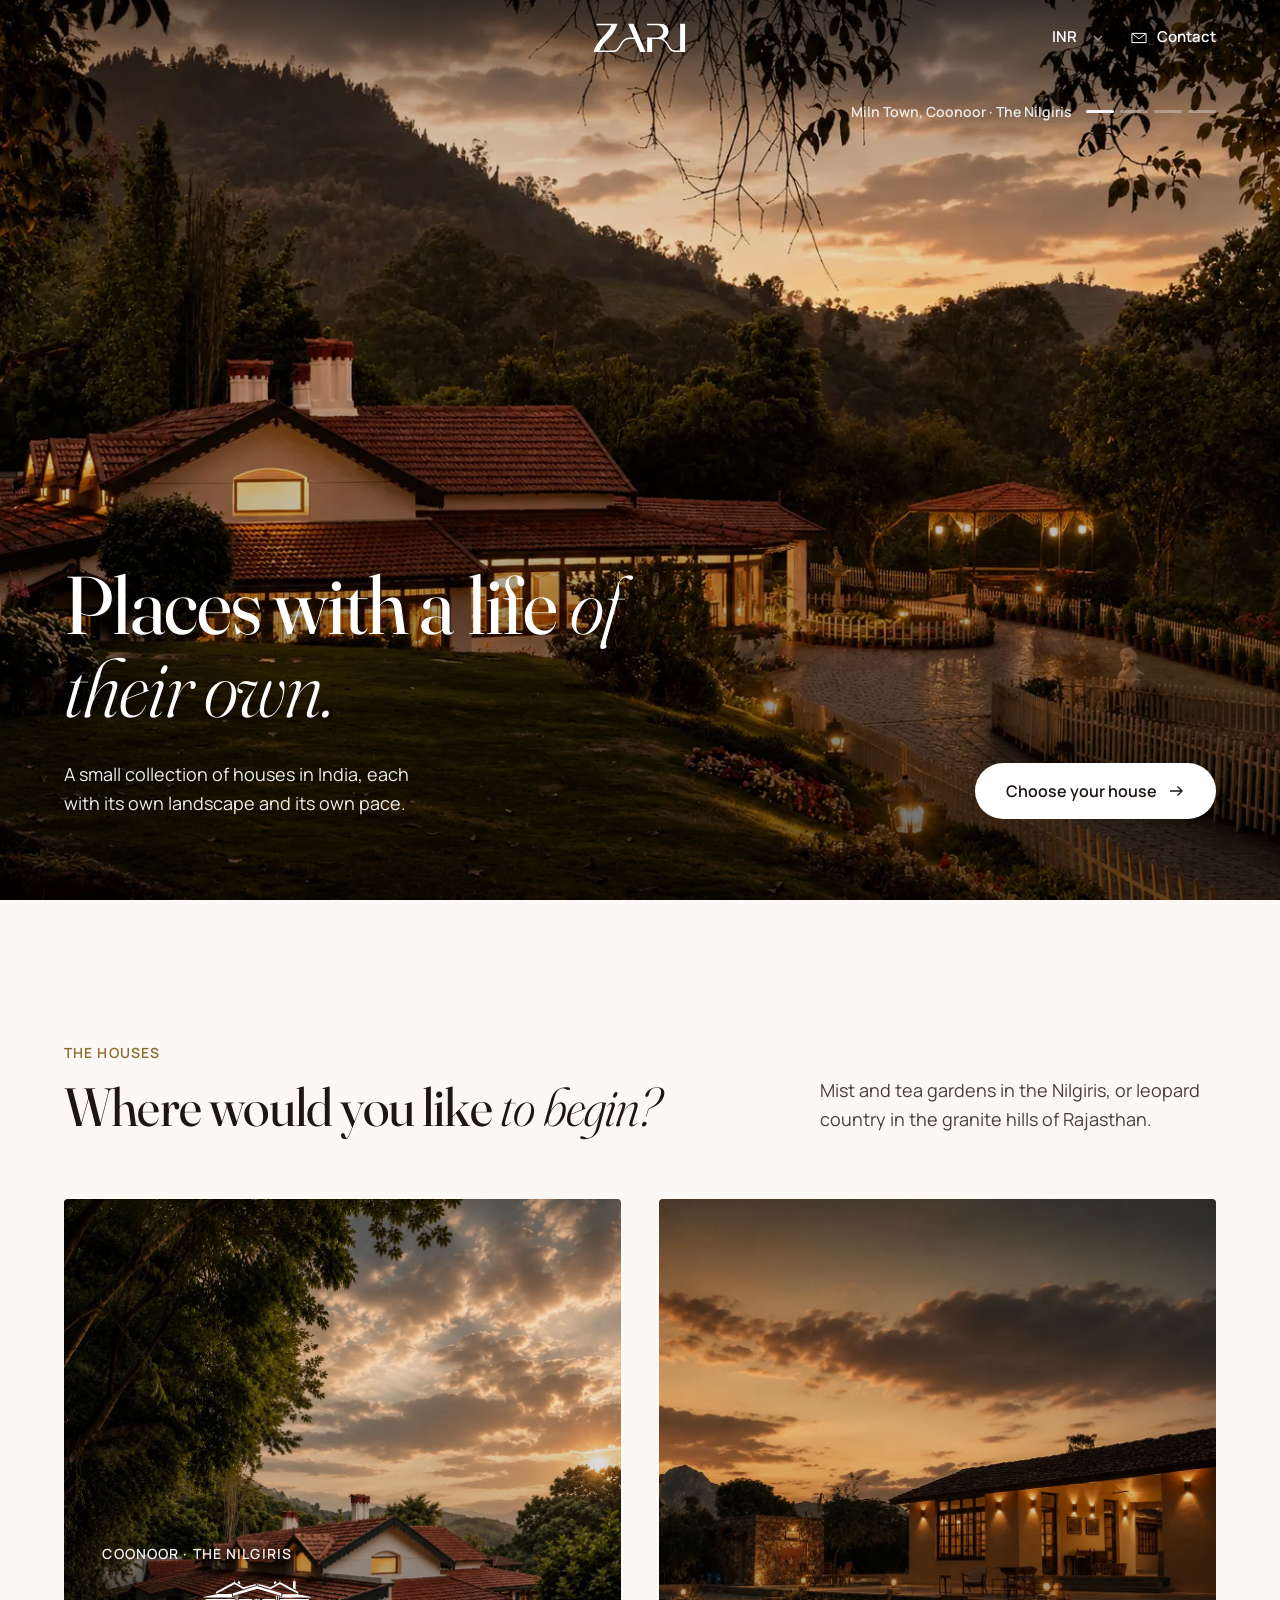
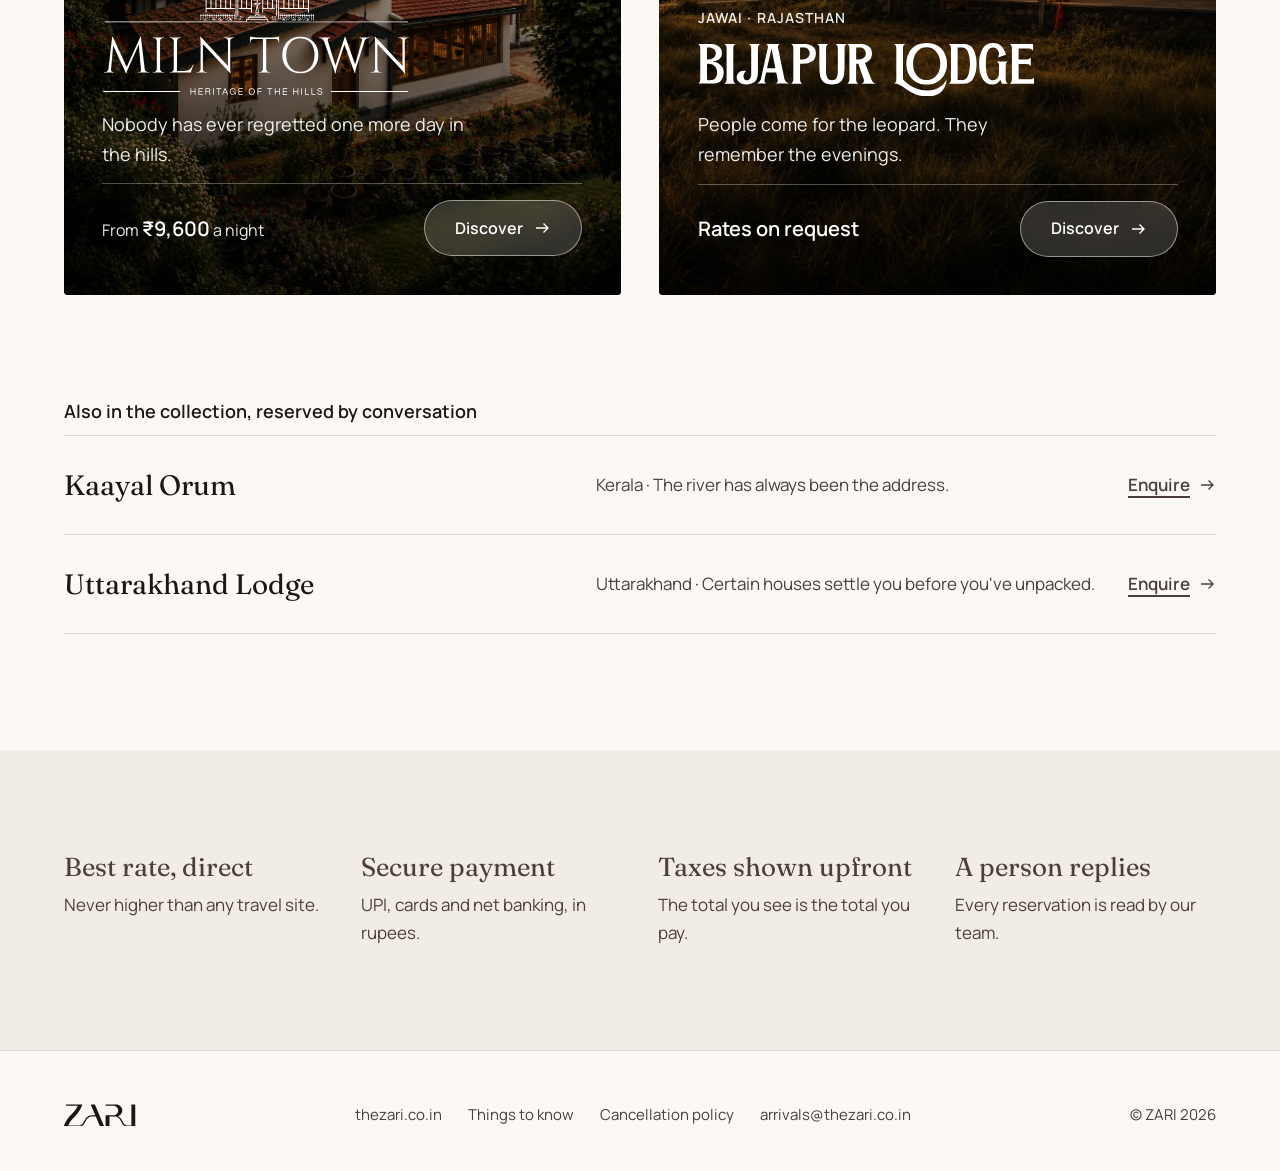
<file: index.html>
<!doctype html>
<html lang="en">
<head>
  <meta charset="utf-8">
  <meta name="viewport" content="width=device-width, initial-scale=1, viewport-fit=cover">
  <title>Reserve Your Stay · ZARI</title>
  <meta name="description" content="Reserve a stay at a ZARI house — Miln Town in the Nilgiris or Bijapur Lodge in leopard country. Best rates, booked directly.">
  <meta name="theme-color" content="#FCFAF8">
  <meta property="og:title" content="Reserve Your Stay · ZARI">
  <meta property="og:description" content="Places with a life of their own. Book directly with ZARI.">
  <meta property="og:image" content="assets/img/hero-miln-town.webp">
  <link rel="icon" href="assets/logos/zari.svg" type="image/svg+xml">

  <link rel="preconnect" href="https://fonts.googleapis.com">
  <link rel="preconnect" href="https://fonts.gstatic.com" crossorigin>
  <link href="https://fonts.googleapis.com/css2?family=Fraunces:ital,opsz,wght@0,9..144,300..500;1,9..144,300..400&family=Manrope:wght@400;500;600;700&display=swap" rel="stylesheet">
  <link rel="stylesheet" href="assets/css/zari.css">
  <link rel="preload" as="image" href="assets/img/hero-miln-town.webp">
  <link rel="preload" as="image" href="assets/img/hero-bijapur-lodge.webp">
</head>
<body>
  <a class="skip" href="#view">Skip to content</a>

  <header class="topbar" id="topbar">
    <div class="topbar__left">
      <a class="topbar__back" href="#/" hidden>
        <svg viewBox="0 0 24 24" aria-hidden="true"><path d="M15 5l-7 7 7 7" fill="none" stroke="currentColor" stroke-width="1.3"/></svg>
        <span>All houses</span>
      </a>
    </div>
    <a class="topbar__logo" href="#/" aria-label="ZARI — all houses" data-logo="zari"></a>
    <div class="topbar__right">
      <label class="currency">
        <span class="sr-only">Display currency</span>
        <select id="currency"></select>
      </label>
      <a class="topbar__help" id="help-link" href="mailto:arrivals@thezari.co.in" aria-label="Write to reservations">
        <svg viewBox="0 0 24 24" aria-hidden="true"><path d="M3.5 6.5h17v11h-17z M3.5 6.5l8.5 6.5 8.5-6.5" fill="none" stroke="currentColor" stroke-width="1.2"/></svg>
        <span>Contact</span>
      </a>
    </div>
  </header>

  <main id="view" tabindex="-1"></main>

  <div class="mobilebar" id="mobilebar" hidden></div>
  <div class="layer" id="layer" hidden></div>
  <div class="toast" id="toast" role="status" aria-live="polite"></div>

  <noscript>
    <p style="padding:6rem 1.5rem;text-align:center;color:#221815;font-family:Georgia,serif">
      Reservations need JavaScript. You can also write to
      <a style="color:#221815" href="mailto:arrivals@thezari.co.in">arrivals@thezari.co.in</a>.
    </p>
  </noscript>

  <script src="assets/js/logos.js"></script>
  <script src="assets/js/data.js"></script>
  <script src="assets/js/app.js"></script>
</body>
</html>
</file>
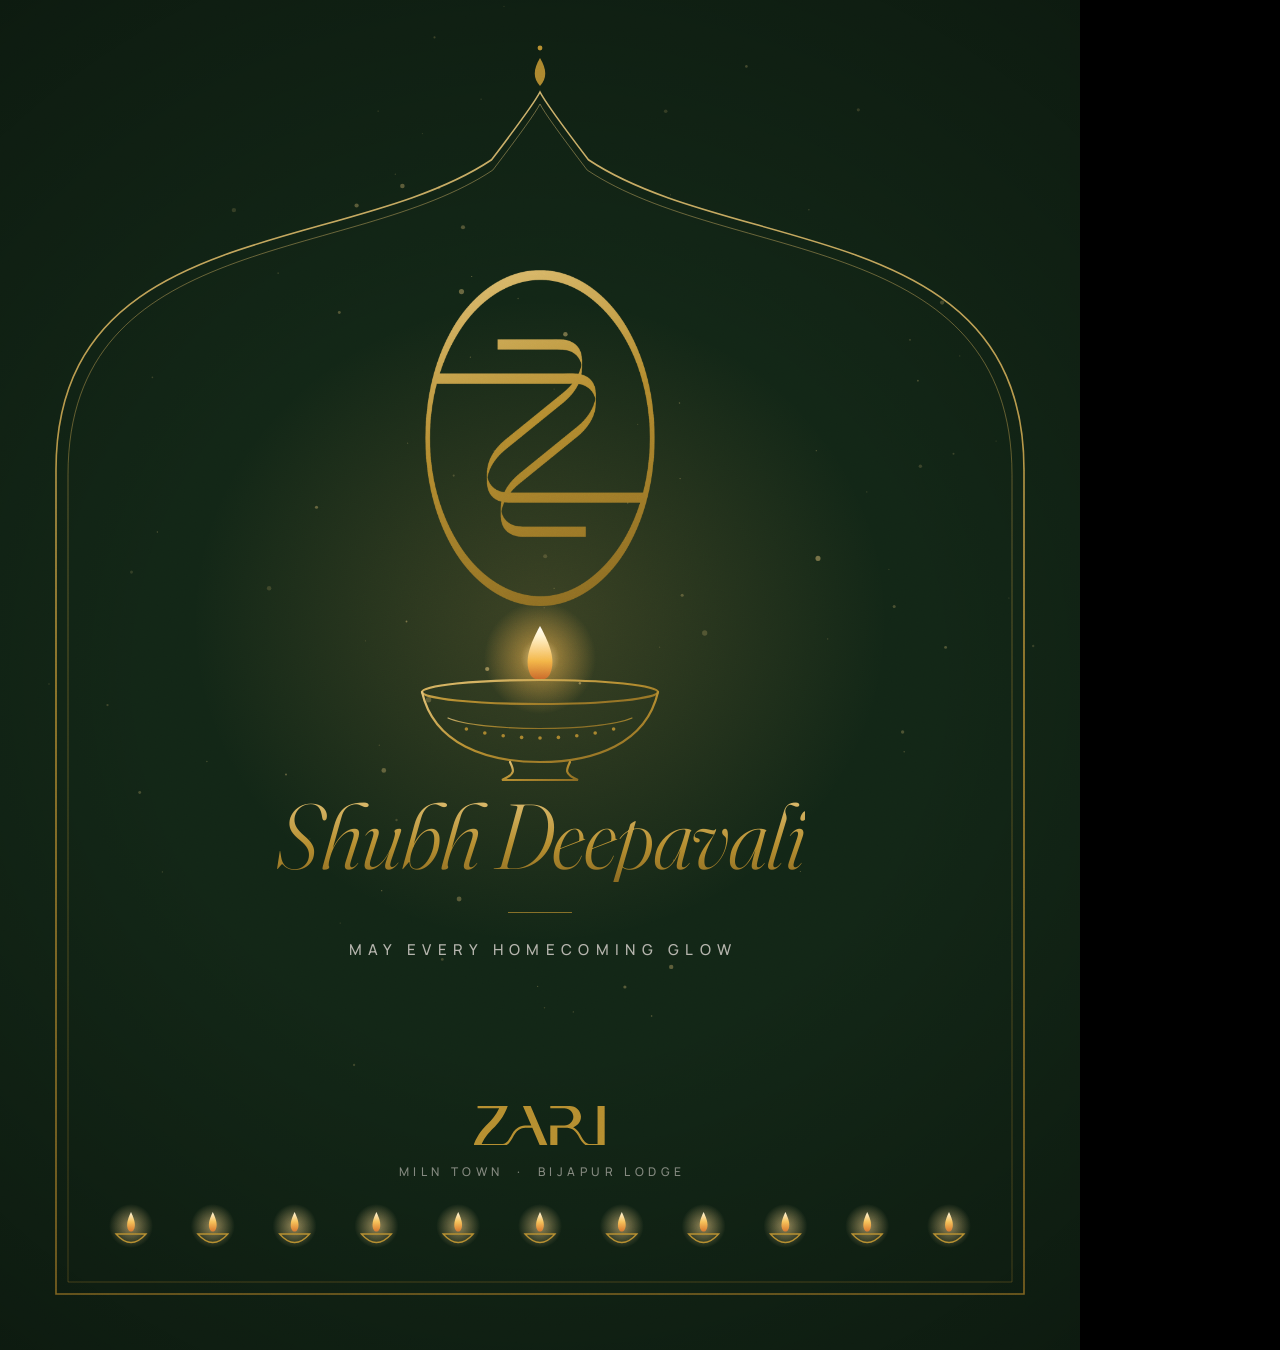
<file: greetings/deepavali/src/greeting.html>
<!doctype html>
<html lang="en">
<head>
<meta charset="utf-8">
<title>ZARI · Shubh Deepavali</title>
<link rel="preconnect" href="https://fonts.googleapis.com">
<link rel="preconnect" href="https://fonts.gstatic.com" crossorigin>
<link href="https://fonts.googleapis.com/css2?family=Fraunces:ital,opsz,wght@0,9..144,300..500;1,9..144,300..400&family=Manrope:wght@400;500;600&display=swap" rel="stylesheet">
<style>
  /* Brand palette, sampled from the ZARI logo files */
  :root {
    --forest: #122616;
    --maroon: #291513;
    --gold: #B68E30;
    --gold-hi: #E2C277;
    --gold-lo: #8A6A21;
    --cream: #F4EBE7;
    --bg: var(--forest);
    --W: 1080px; --H: 1350px;
  }
  body.maroon { --bg: var(--maroon); }
  body.story  { --H: 1920px; }
  body.square { --H: 1080px; }

  html, body { margin: 0; background: #000; }
  .card {
    position: relative; width: var(--W); height: var(--H); overflow: hidden;
    background:
      radial-gradient(ellipse 46% 34% at 50% var(--glow-y, 47%), rgba(226,178,90,.20), rgba(226,178,90,0) 70%),
      radial-gradient(ellipse 90% 70% at 50% 50%, rgba(0,0,0,0) 40%, rgba(0,0,0,.38) 100%),
      var(--bg);
    font-family: "Fraunces", Georgia, serif; color: var(--gold);
  }
  /* faint paper grain */
  .card::after {
    content: ""; position: absolute; inset: 0; pointer-events: none; opacity: .07; mix-blend-mode: overlay;
    background-image: url("data:image/svg+xml,%3Csvg xmlns='http://www.w3.org/2000/svg' width='240' height='240'%3E%3Cfilter id='n'%3E%3CfeTurbulence type='fractalNoise' baseFrequency='.85' numOctaves='2' stitchTiles='stitch'/%3E%3C/filter%3E%3Crect width='100%25' height='100%25' filter='url(%23n)'/%3E%3C/svg%3E");
  }
  svg.frame, svg.sparks { position: absolute; inset: 0; width: 100%; height: 100%; }

  .stage { position: absolute; left: 0; right: 0; display: flex; flex-direction: column; align-items: center; }

  .mono {
    width: 230px; aspect-ratio: 756 / 1104;
    background: linear-gradient(160deg, var(--gold-hi) 0%, var(--gold) 45%, var(--gold-lo) 100%);
    -webkit-mask: url(monogram.png) center / contain no-repeat; mask: url(monogram.png) center / contain no-repeat;
    filter: drop-shadow(0 0 22px rgba(226,178,90,.35));
  }
  .lamp { margin-top: 34px; width: 300px; overflow: visible; }

  h1 {
    margin: 0; font-weight: 300; font-style: italic; font-size: 92px; line-height: 1; letter-spacing: -.01em;
    font-variation-settings: "opsz" 144;
    background: linear-gradient(180deg, var(--gold-hi), var(--gold) 60%, var(--gold-lo));
    -webkit-background-clip: text; background-clip: text; color: transparent;
  }
  .line {
    margin-top: 26px; font-family: "Manrope", sans-serif; font-size: 15px; font-weight: 500;
    letter-spacing: .42em; text-transform: uppercase; color: var(--cream); opacity: .72; padding-left: .42em;
  }
  .rule { width: 64px; height: 1px; background: var(--gold); opacity: .7; margin: 30px 0 0; }

  .sign { position: absolute; left: 0; right: 0; bottom: var(--sign-b, 92px); display: flex; flex-direction: column; align-items: center; }
  .sign img { width: 132px; }
  .houses {
    margin-top: 18px; font-family: "Manrope", sans-serif; font-size: 12px; font-weight: 500;
    letter-spacing: .38em; text-transform: uppercase; color: var(--cream); opacity: .5; padding-left: .38em;
  }
</style>
</head>
<body>
<div class="card" id="card">
  <svg class="sparks" id="sparks" aria-hidden="true"></svg>
  <svg class="frame" id="frame" aria-hidden="true"></svg>

  <div class="stage" id="stage">
    <div class="mono" role="img" aria-label="ZARI monogram"></div>

    <!-- Diya: front view, engraved band, a single flame -->
    <svg class="lamp" viewBox="0 0 300 150" aria-hidden="true">
      <defs>
        <radialGradient id="flameGlow" cx="50%" cy="50%" r="50%">
          <stop offset="0" stop-color="#FFE3A3" stop-opacity=".95"/>
          <stop offset=".35" stop-color="#F0B54E" stop-opacity=".45"/>
          <stop offset="1" stop-color="#F0B54E" stop-opacity="0"/>
        </radialGradient>
        <linearGradient id="flame" x1="0" y1="1" x2="0" y2="0">
          <stop offset="0" stop-color="#C9662A"/>
          <stop offset=".35" stop-color="#F3B648"/>
          <stop offset=".8" stop-color="#FFF1C9"/>
          <stop offset="1" stop-color="#FFFFFF"/>
        </linearGradient>
        <linearGradient id="goldStroke" x1="0" y1="0" x2="1" y2="1">
          <stop offset="0" stop-color="#E2C277"/><stop offset=".5" stop-color="#B68E30"/><stop offset="1" stop-color="#8A6A21"/>
        </linearGradient>
      </defs>
      <circle cx="150" cy="18" r="56" fill="url(#flameGlow)"/>
      <path d="M150 -14 C 160 4, 166 20, 160 34 C 156 42, 144 42, 140 34 C 134 20, 140 4, 150 -14 Z" fill="url(#flame)"/>
      <g fill="none" stroke="url(#goldStroke)" stroke-width="2.2" stroke-linecap="round">
        <ellipse cx="150" cy="52" rx="118" ry="12"/>
        <path d="M32 52 C 44 104, 96 122, 150 122 C 204 122, 256 104, 268 52"/>
        <path d="M58 78 C 90 92, 210 92, 242 78" stroke-width="1.2" opacity=".85"/>
        <path d="M120 122 C 124 130, 126 134, 112 140 L 188 140 C 174 134, 176 130, 180 122"/>
        <line x1="104" y1="146" x2="196" y2="146" stroke-width="1.2" opacity=".8"/>
      </g>
      <g fill="#B68E30" opacity=".9" id="beads"></g>
    </svg>

    <h1>Shubh Deepavali</h1>
    <div class="rule"></div>
    <div class="line">May every homecoming glow</div>
  </div>

  <div class="sign">
    <img src="zari-gold.svg" alt="ZARI">
    <div class="houses">Miln Town &nbsp;·&nbsp; Bijapur Lodge</div>
  </div>
</div>

<script>
  const q = new URLSearchParams(location.search);
  if (q.get('theme') === 'maroon') document.body.classList.add('maroon');
  const fmt = q.get('format') || 'portrait';
  document.body.classList.add(fmt);
  const W = 1080, H = fmt === 'story' ? 1920 : fmt === 'square' ? 1080 : 1350;

  // layout per format
  const L = {
    portrait: { stage: 270, sign: 170, row: 112, inset: 56, spring: 470, apex: 92 },
    square:   { stage: 205, sign: 118, row: 80, inset: 44, spring: 400, apex: 70, scale: .66 },
    story:    { stage: 600, sign: 250, row: 132, inset: 60, spring: 760, apex: 250 },
  }[fmt];
  const stage = document.getElementById('stage');
  stage.style.top = L.stage + 'px';
  if (L.scale) { stage.style.transform = `scale(${L.scale})`; stage.style.transformOrigin = '50% 0'; }
  document.documentElement.style.setProperty('--sign-b', L.sign + 'px');
  document.getElementById('card').style.setProperty('--glow-y', fmt === 'story' ? '45%' : fmt === 'square' ? '42%' : '46%');

  // diya beads along the bowl
  const beads = document.getElementById('beads');
  for (let i = 0; i < 9; i++) {
    const t = (i + 1) / 10, x = 58 + t * 184;
    const y = 78 + 14 * Math.sin(Math.PI * t) * .0 + (Math.pow(2 * t - 1, 2) * -14 + 14) ;
    beads.insertAdjacentHTML('beforeend', `<circle cx="${x.toFixed(1)}" cy="${(y + 6).toFixed(1)}" r="1.8"/>`);
  }

  // Jharokha arch frame: ogee top, double gold line, small finial
  const ns = 'http://www.w3.org/2000/svg';
  const frame = document.getElementById('frame');
  frame.setAttribute('viewBox', `0 0 ${W} ${H}`);
  const arch = (d) => {
    const l = L.inset + d, r = W - L.inset - d, b = H - L.inset - d, s = L.spring + d * .4, a = L.apex + d;
    const cx = W / 2, w = r - l;
    return `M${l} ${b} L${l} ${s}
            C${l} ${s - w * .26}, ${cx - w * .2} ${a + w * .17}, ${cx - w * .05} ${a + w * .07}
            Q${cx - 6} ${a + 12}, ${cx} ${a}
            Q${cx + 6} ${a + 12}, ${cx + w * .05} ${a + w * .07}
            C${cx + w * .2} ${a + w * .17}, ${r} ${s - w * .26}, ${r} ${s}
            L${r} ${b} Z`;
  };
  frame.innerHTML = `
    <defs><linearGradient id="fg" x1="0" y1="0" x2="0" y2="1">
      <stop offset="0" stop-color="#E2C277"/><stop offset=".5" stop-color="#B68E30"/><stop offset="1" stop-color="#8A6A21"/>
    </linearGradient></defs>
    <path d="${arch(0)}" fill="none" stroke="url(#fg)" stroke-width="1.6" opacity=".9"/>
    <path d="${arch(12)}" fill="none" stroke="url(#fg)" stroke-width=".8" opacity=".55"/>
    <g fill="#B68E30">
      <path d="M${W/2} ${L.apex - 34} C ${W/2 + 7} ${L.apex - 22}, ${W/2 + 7} ${L.apex - 14}, ${W/2} ${L.apex - 6} C ${W/2 - 7} ${L.apex - 14}, ${W/2 - 7} ${L.apex - 22}, ${W/2} ${L.apex - 34} Z" opacity=".95"/>
      <circle cx="${W/2}" cy="${L.apex - 44}" r="2.4"/>
    </g>`;

  // Rising embers: seeded so every render matches
  let seed = 7; const rnd = () => (seed = (seed * 16807) % 2147483647) / 2147483647;
  const sp = document.getElementById('sparks');
  sp.setAttribute('viewBox', `0 0 ${W} ${H}`);
  const cy = H * (fmt === 'story' ? .45 : fmt === 'square' ? .42 : .46);
  let out = '';
  for (let i = 0; i < 90; i++) {
    const ang = rnd() * Math.PI * 2, rad = Math.pow(rnd(), .7) * W * .46;
    const x = W / 2 + Math.cos(ang) * rad, y = cy + Math.sin(ang) * rad * 1.15 - rnd() * 80;
    const r = .6 + Math.pow(rnd(), 3) * 2.2, o = .15 + rnd() * .6 * (1 - rad / (W * .5));
    out += `<circle cx="${x.toFixed(1)}" cy="${y.toFixed(1)}" r="${r.toFixed(2)}" fill="#F2CF84" opacity="${Math.max(.08, o).toFixed(2)}"/>`;
  }
  sp.innerHTML = out;

  // Threshold lamps: a quiet row of small diyas lining the base of the arch
  const n = fmt === 'square' ? 9 : 11, span = W - 2 * L.inset - 150, y0 = H - L.row;
  let lamps = `<defs><radialGradient id="sg"><stop offset="0" stop-color="#FFD98F" stop-opacity=".55"/><stop offset="1" stop-color="#FFD98F" stop-opacity="0"/></radialGradient>
    <linearGradient id="sf" x1="0" y1="1" x2="0" y2="0"><stop offset="0" stop-color="#D9772E"/><stop offset=".5" stop-color="#F6C25A"/><stop offset="1" stop-color="#FFF6DD"/></linearGradient></defs>`;
  for (let i = 0; i < n; i++) {
    const x = L.inset + 75 + span * i / (n - 1);
    lamps += `<circle cx="${x}" cy="${y0 - 12}" r="22" fill="url(#sg)"/>
      <path d="M${x} ${y0 - 26} C ${x + 4} ${y0 - 18}, ${x + 5} ${y0 - 12}, ${x + 2.6} ${y0 - 8} C ${x + 1.4} ${y0 - 6}, ${x - 1.4} ${y0 - 6}, ${x - 2.6} ${y0 - 8} C ${x - 5} ${y0 - 12}, ${x - 4} ${y0 - 18}, ${x} ${y0 - 26} Z" fill="url(#sf)"/>
      <path d="M${x - 15} ${y0 - 4} Q ${x} ${y0 + 13} ${x + 15} ${y0 - 4} Z" fill="none" stroke="#B68E30" stroke-width="1.3"/>`;
  }
  frame.insertAdjacentHTML('beforeend', lamps);
</script>
</body>
</html>
</file>
<file: assets/css/zari.css>
/* ==========================================================================
   ZARI — Reservations
   Light, immersive, readable.
   Type: Fraunces (headings) · Manrope (text and interface)
   ========================================================================== */

:root {
  --paper: #FBF8F5;
  --stone: #F2ECE7;
  --sand: #E4D9D1;
  --ink: #1D1613;          /* body text: ~16:1 on paper */
  --ink-2: #4A3F3B;        /* secondary text: ~9:1 on paper */
  --ink-3: #6B5F5A;        /* tertiary text: ~5.6:1 on paper */
  --line: rgba(29, 22, 19, .13);
  --line-2: rgba(29, 22, 19, .3);
  --white: #FFFFFF;
  --on-img: rgba(255, 255, 255, .92);
  --accent: #8C6A2C;       /* restrained bronze for small highlights */
  --ok: #2F6B45;
  --danger: #A23B2A;

  --serif: "Fraunces", Georgia, "Times New Roman", serif;
  --sans: "Manrope", "Helvetica Neue", Arial, sans-serif;

  --gutter: clamp(20px, 5vw, 80px);
  --max: 1360px;
  --bar-h: 76px;
  --ease: cubic-bezier(.22, .61, .36, 1);
  --ease-out: cubic-bezier(.16, 1, .3, 1);
}

*, *::before, *::after { box-sizing: border-box; }
[hidden] { display: none !important; }
html { -webkit-text-size-adjust: 100%; }
body {
  margin: 0; background: var(--paper); color: var(--ink);
  font-family: var(--sans); font-size: 17px; font-weight: 400; line-height: 1.65;
  -webkit-font-smoothing: antialiased; text-rendering: optimizeLegibility; overflow-x: hidden;
}
img { display: block; max-width: 100%; }
button, input, select, textarea { font: inherit; color: inherit; }
button { cursor: pointer; background: none; border: 0; padding: 0; }
a { color: inherit; }
:focus-visible { outline: 2px solid var(--ink); outline-offset: 3px; }
.on-image :focus-visible { outline-color: var(--white); }
.sr-only { position: absolute; width: 1px; height: 1px; overflow: hidden; clip: rect(0 0 0 0); white-space: nowrap; }
.skip { position: absolute; left: -999px; top: 8px; z-index: 100; background: var(--ink); color: var(--white); padding: 8px 14px; }
.skip:focus { left: 8px; }
main:focus { outline: none; }
body.is-locked { overflow: hidden; }
.wrap { max-width: var(--max); margin: 0 auto; padding: 0 var(--gutter); }

/* ---------- Type ---------- */
.kicker { font-size: 14px; font-weight: 600; letter-spacing: .08em; text-transform: uppercase; color: var(--accent); margin: 0 0 14px; }
.on-image .kicker { color: var(--on-img); }
.h1, .h2, .h3 { font-family: var(--serif); font-weight: 400; letter-spacing: -.015em; margin: 0; font-variation-settings: "opsz" 96; }
.h1 { font-size: clamp(44px, 6.4vw, 104px); line-height: 1.02; }
.h2 { font-size: clamp(34px, 4.2vw, 64px); line-height: 1.06; }
.h3 { font-size: clamp(26px, 2.4vw, 36px); line-height: 1.12; }
.h1 em, .h2 em, .h3 em { font-style: italic; font-weight: 300; }
.body-lg { font-size: clamp(18px, 1.35vw, 21px); line-height: 1.65; color: var(--ink-2); margin: 0; }
.muted { color: var(--ink-2); }

/* ---------- Buttons ---------- */
.btn {
  display: inline-flex; align-items: center; justify-content: center; gap: 10px;
  min-height: 56px; padding: 0 30px; border: 1.5px solid transparent; border-radius: 999px;
  font-size: 16px; font-weight: 600; text-decoration: none; white-space: nowrap;
  transition: background .3s var(--ease), color .3s var(--ease), border-color .3s var(--ease), transform .3s var(--ease);
}
.btn svg { width: 18px; height: 18px; transition: transform .35s var(--ease); }
.btn:hover svg { transform: translateX(3px); }
.btn:active { transform: scale(.98); }
.btn--ink { background: var(--ink); color: var(--white); }
.btn--ink:hover { background: #3B2E29; }
.btn--white { background: var(--white); color: var(--ink); }
.btn--white:hover { background: var(--stone); }
.btn--line { border-color: var(--line-2); color: var(--ink); }
.btn--line:hover { border-color: var(--ink); }
.btn--ghost { color: var(--ink); padding: 0 18px; }
.btn--ghost:hover { background: var(--stone); }
.btn--glass { background: rgba(255,255,255,.16); color: var(--white); border-color: rgba(255,255,255,.5); backdrop-filter: blur(10px); -webkit-backdrop-filter: blur(10px); }
.btn--glass:hover { background: rgba(255,255,255,.26); }
.btn--block { width: 100%; }
.btn[disabled] { opacity: .35; pointer-events: none; }
.link { display: inline-flex; align-items: center; gap: 8px; font-weight: 600; text-decoration: underline; text-underline-offset: 5px; text-decoration-thickness: 1.5px; }
.link svg { width: 18px; height: 18px; }

/* ---------- Top bar ---------- */
.topbar {
  position: fixed; inset: 0 0 auto; z-index: 40; height: var(--bar-h);
  display: grid; grid-template-columns: 1fr auto 1fr; align-items: center;
  padding: 0 var(--gutter); color: var(--ink); background: rgba(251, 248, 245, .95);
  border-bottom: 1px solid var(--line); backdrop-filter: blur(14px); -webkit-backdrop-filter: blur(14px);
  transition: background .45s var(--ease), color .45s var(--ease), border-color .45s var(--ease), transform .45s var(--ease);
}
.topbar.is-over { background: transparent; color: var(--white); border-color: transparent; backdrop-filter: none; -webkit-backdrop-filter: none; }
.topbar.is-over::before { content: ""; position: absolute; inset: 0 0 -50px; z-index: -1; background: linear-gradient(rgba(0,0,0,.4), transparent); pointer-events: none; }
.topbar.is-hidden { transform: translateY(-100%); }
.topbar__logo { justify-self: center; width: 92px; display: block; color: inherit; padding: 12px 0; }
.topbar__logo svg { width: 100%; height: auto; display: block; }
.topbar__left { justify-self: start; }
.topbar__right { justify-self: end; display: flex; align-items: center; gap: clamp(14px, 2vw, 30px); }
.topbar__back, .topbar__help { display: inline-flex; align-items: center; gap: 8px; min-height: 44px; min-width: 44px; justify-content: center; font-size: 15px; font-weight: 600; text-decoration: none; }
.topbar__back svg, .topbar__help svg { width: 20px; height: 20px; }
.currency select {
  appearance: none; -webkit-appearance: none; background: transparent; border: 0; cursor: pointer;
  font-size: 15px; font-weight: 600; min-height: 44px; padding: 6px 20px 6px 0;
  background-image: url("data:image/svg+xml,%3Csvg xmlns='http://www.w3.org/2000/svg' viewBox='0 0 10 6'%3E%3Cpath d='M1 1l4 4 4-4' fill='none' stroke='%23999' stroke-width='1.4'/%3E%3C/svg%3E");
  background-repeat: no-repeat; background-position: right center; background-size: 10px;
}
.currency option { color: var(--ink); }
@media (max-width: 380px) { .currency { display: none; } .reserved__card div { padding: 16px; } .reserved__card strong { font-size: 18px; } }
@media (max-width: 720px) { :root { --bar-h: 62px; } .topbar__logo { width: 74px; } .topbar__back span, .topbar__help span { display: none; } }

/* ---------- Motion ---------- */
#view.is-leaving { opacity: 0; transition: opacity .3s var(--ease); }
#view.is-entering { animation: fadeIn .8s var(--ease-out) both; }
@keyframes fadeIn { from { opacity: 0; } to { opacity: 1; } }
@keyframes up { from { opacity: 0; transform: translateY(20px); } to { opacity: 1; transform: none; } }
@keyframes drift { from { transform: scale(1.12); } to { transform: scale(1); } }
.reveal { opacity: 0; transform: translateY(28px); transition: opacity 1.1s var(--ease-out), transform 1.1s var(--ease-out); }
.reveal.is-in { opacity: 1; transform: none; }
.reveal[data-d="1"] { transition-delay: .12s; } .reveal[data-d="2"] { transition-delay: .24s; } .reveal[data-d="3"] { transition-delay: .36s; }

/* ==========================================================================
   Welcome
   ========================================================================== */
.welcome { position: relative; height: 100vh; height: 100svh; min-height: 600px; overflow: hidden; color: var(--white); background: #15100e; }
.slides { position: absolute; inset: 0; }
.slides img { position: absolute; inset: 0; width: 100%; height: 100%; object-fit: cover; opacity: 0; transform: scale(1.08); transition: opacity 2s var(--ease), transform 10s linear; }
.slides img.is-on { opacity: 1; transform: scale(1); }
.welcome::after { content: ""; position: absolute; inset: 0; background: linear-gradient(rgba(0,0,0,.25), rgba(0,0,0,.05) 35%, rgba(0,0,0,.62)); pointer-events: none; }
.welcome__inner { position: relative; z-index: 1; height: 100%; max-width: var(--max); margin: 0 auto; display: flex; flex-direction: column; justify-content: flex-end; padding: 0 var(--gutter) clamp(40px, 9vh, 96px); }
.welcome .h1 { max-width: 13ch; text-shadow: 0 2px 30px rgba(0,0,0,.25); animation: up 1.4s .2s var(--ease-out) both; }
.welcome__row { display: flex; justify-content: space-between; align-items: flex-end; gap: 28px; margin-top: 30px; flex-wrap: wrap; animation: up 1.4s .45s var(--ease-out) both; }
.welcome__row p { margin: 0; max-width: 34ch; font-size: clamp(18px, 1.4vw, 21px); color: var(--on-img); }
.welcome__caption { position: absolute; z-index: 1; right: var(--gutter); top: calc(var(--bar-h) + 24px); font-size: 14px; font-weight: 600; color: var(--on-img); display: flex; align-items: center; gap: 14px; }
.welcome__bars { display: flex; gap: 6px; }
.welcome__bars button { width: 28px; height: 3px; border-radius: 3px; background: rgba(255,255,255,.35); overflow: hidden; position: relative; }
.welcome__bars button.is-on::after { content: ""; position: absolute; inset: 0; background: var(--white); transform-origin: left; animation: fill 7s linear forwards; }
.welcome__bars button.is-done { background: var(--white); }
@keyframes fill { from { transform: scaleX(0); } to { transform: scaleX(1); } }
@media (max-width: 720px) { .welcome__row .btn { width: 100%; } .welcome__caption span { display: none; } }

.houses { padding: clamp(88px, 11vw, 170px) 0 clamp(72px, 9vw, 130px); }
.houses__head { display: grid; grid-template-columns: 1.2fr 1fr; gap: 36px; align-items: end; margin-bottom: clamp(40px, 5vw, 80px); }
.houses__head .body-lg { justify-self: end; max-width: 36ch; }
.houses__grid { display: grid; grid-template-columns: 1fr 1fr; gap: clamp(20px, 3vw, 44px); }
.house { position: relative; display: block; text-decoration: none; color: var(--white); overflow: hidden; aspect-ratio: 4 / 5; background: var(--sand); border-radius: 4px; }
.house img { position: absolute; inset: 0; width: 100%; height: 100%; object-fit: cover; transition: transform 1.8s var(--ease-out); }
.house:hover img { transform: scale(1.05); }
.house::after { content: ""; position: absolute; inset: 0; background: linear-gradient(rgba(0,0,0,.05) 30%, rgba(0,0,0,.72)); }
.house__body { position: absolute; z-index: 1; inset: auto 0 0; padding: clamp(24px, 3vw, 40px); display: grid; gap: 14px; }
.house__logo { color: var(--white); width: var(--lw, 64%); max-width: 360px; }
.house--bijapur-lodge .house__logo { --lw: 70%; }
.house__logo svg { width: 100%; height: auto; display: block; }
.house__line { font-size: 18px; color: var(--on-img); margin: 0; max-width: 34ch; }
.house__foot { display: flex; justify-content: space-between; align-items: center; gap: 16px; padding-top: 16px; border-top: 1px solid rgba(255,255,255,.3); flex-wrap: wrap; }
.house__price { font-size: 16px; color: var(--on-img); }
.house__price strong { color: var(--white); font-size: 20px; font-weight: 600; }
@media (max-width: 820px) { .houses__head, .houses__grid { grid-template-columns: 1fr; } .houses__head .body-lg { justify-self: start; } .house { aspect-ratio: 4 / 5.2; } }

.others { margin-top: clamp(64px, 8vw, 110px); }
.others h3 { font-size: 18px; font-weight: 600; margin: 0 0 8px; }
.others a { display: grid; grid-template-columns: 1fr 1fr auto; gap: 8px 24px; align-items: center; padding: 26px 0; border-bottom: 1px solid var(--line); text-decoration: none; transition: padding .4s var(--ease); }
.others a:first-of-type { border-top: 1px solid var(--line); }
.others a:hover { padding-left: 10px; }
.others strong { font-family: var(--serif); font-weight: 400; font-size: 28px; }
.others span { color: var(--ink-2); }
@media (max-width: 760px) { .others a { grid-template-columns: 1fr auto; } .others a > span:first-of-type { grid-column: 1; } .others .link { grid-column: 2; grid-row: 1 / 3; } }

.values { background: var(--stone); padding: clamp(64px, 8vw, 110px) 0; }
.values ul { list-style: none; margin: 0; padding: 0; display: grid; grid-template-columns: repeat(4, 1fr); gap: 36px; }
.values strong { display: block; font-family: var(--serif); font-weight: 400; font-size: 26px; line-height: 1.2; margin-bottom: 8px; }
.values li { color: var(--ink-2); }
@media (max-width: 860px) { .values ul { grid-template-columns: 1fr 1fr; } }
@media (max-width: 480px) { .values ul { grid-template-columns: 1fr; } }

.footer { padding: 52px 0 calc(44px + env(safe-area-inset-bottom)); border-top: 1px solid var(--line); font-size: 15px; color: var(--ink-2); }
.footer .wrap { display: flex; justify-content: space-between; align-items: center; gap: 24px; flex-wrap: wrap; }
.footer__logo { width: 72px; color: var(--ink); }
.footer__logo svg { width: 100%; height: auto; display: block; }
.footer nav { display: flex; gap: 26px; flex-wrap: wrap; }
.footer a { text-decoration: none; }
.footer a:hover { color: var(--ink); text-decoration: underline; text-underline-offset: 4px; }
.has-reserve .footer { padding-bottom: calc(120px + env(safe-area-inset-bottom)); }

/* ==========================================================================
   House
   ========================================================================== */
.phero { position: relative; height: 100vh; height: 100svh; min-height: 600px; overflow: hidden; color: var(--white); background: #15100e; }
.phero > img { position: absolute; inset: 0; width: 100%; height: 100%; object-fit: cover; animation: drift 3.2s var(--ease-out) both; }
.phero::after { content: ""; position: absolute; inset: 0; background: linear-gradient(rgba(0,0,0,.3), rgba(0,0,0,.05) 38%, rgba(0,0,0,.6)); }
.phero__inner { position: relative; z-index: 1; height: 100%; display: flex; flex-direction: column; align-items: center; justify-content: center; text-align: center; padding: var(--bar-h) var(--gutter) 0; }
.phero__region { font-size: 15px; font-weight: 600; letter-spacing: .1em; text-transform: uppercase; color: var(--on-img); margin: 0 0 30px; animation: up 1.4s .15s var(--ease-out) both; }
.phero__logo { width: min(82vw, var(--lw, 520px)); color: var(--white); margin-bottom: 28px; filter: drop-shadow(0 2px 24px rgba(0,0,0,.3)); animation: up 1.4s .3s var(--ease-out) both; }
.phero__logo svg { width: 100%; height: auto; display: block; }
.phero__tag { font-family: var(--serif); font-style: italic; font-weight: 300; font-size: clamp(22px, 2.2vw, 32px); color: var(--white); margin: 0 0 36px; max-width: 30ch; animation: up 1.4s .5s var(--ease-out) both; }
.phero .btn { animation: up 1.4s .7s var(--ease-out) both; }
.phero__scroll { position: absolute; z-index: 1; left: 50%; bottom: 28px; transform: translateX(-50%); font-size: 14px; font-weight: 600; color: var(--on-img); display: grid; justify-items: center; gap: 10px; }
.phero__scroll::after { content: ""; width: 1.5px; height: 36px; background: linear-gradient(var(--white), transparent); animation: drip 2.2s var(--ease) infinite; transform-origin: top; }
@keyframes drip { 0% { transform: scaleY(0); } 50% { transform: scaleY(1); } 100% { transform: scaleY(1); opacity: 0; } }

.chapter { display: grid; grid-template-columns: 1fr 1fr; min-height: 92vh; }
.chapter__img { position: relative; overflow: hidden; background: var(--sand); }
.chapter__img img { position: absolute; inset: 0; width: 100%; height: 100%; object-fit: cover; }
.chapter__text { display: flex; flex-direction: column; justify-content: center; padding: clamp(56px, 8vw, 140px) clamp(24px, 6vw, 110px); }
.chapter__text .body-lg { margin-top: 26px; }
.chapter--flip .chapter__img { order: 2; }
/* First section after the cover: text leads, the photograph follows. */
.chapter--intro { background: var(--paper); }
.facts { display: grid; grid-template-columns: 1fr 1fr; margin: 40px 0 0; border-top: 1px solid var(--line); }
.facts div { padding: 18px 0; border-bottom: 1px solid var(--line); }
.facts div:nth-child(odd) { padding-right: 20px; }
.facts dt { font-size: 15px; color: var(--ink-3); }
.facts dd { margin: 2px 0 0; font-size: 18px; font-weight: 600; }
@media (max-width: 900px) { .chapter { grid-template-columns: 1fr; min-height: 0; } .chapter__img { aspect-ratio: 4 / 3.4; } .chapter--flip .chapter__img { order: 0; } }

.showcase { padding: clamp(88px, 10vw, 160px) 0; }
.showcase__head { display: flex; justify-content: space-between; align-items: flex-end; gap: 24px; flex-wrap: wrap; margin-bottom: clamp(40px, 5vw, 72px); }
.showcase__grid { display: grid; grid-template-columns: repeat(auto-fit, minmax(300px, 1fr)); gap: clamp(20px, 3vw, 40px); }
.sroom { display: grid; gap: 18px; }
.sroom__img { aspect-ratio: 4 / 3; overflow: hidden; background: var(--sand); border-radius: 4px; }
.sroom__img img { width: 100%; height: 100%; object-fit: cover; transition: transform 1.6s var(--ease-out); }
.sroom:hover .sroom__img img { transform: scale(1.04); }
.sroom p { margin: 0; color: var(--ink-2); }
.sroom__meta { display: flex; justify-content: space-between; gap: 16px; font-size: 16px; color: var(--ink-2); padding-top: 14px; border-top: 1px solid var(--line); flex-wrap: wrap; }
.sroom__meta strong { color: var(--ink); }

.strip { display: grid; grid-auto-flow: column; grid-auto-columns: clamp(260px, 28vw, 440px); gap: 12px; overflow-x: auto; scroll-snap-type: x mandatory; scrollbar-width: none; padding: 0 var(--gutter); cursor: grab; }
.strip::-webkit-scrollbar { display: none; }
.strip figure { margin: 0; aspect-ratio: 4 / 5; overflow: hidden; scroll-snap-align: start; background: var(--sand); border-radius: 4px; }
.strip img { width: 100%; height: 100%; object-fit: cover; }
@media (max-width: 720px) { .strip { grid-auto-columns: 80vw; } }

.info { padding: clamp(80px, 10vw, 150px) 0; background: var(--stone); }
.info__grid { display: grid; grid-template-columns: repeat(3, 1fr); gap: clamp(32px, 4vw, 64px); margin-top: 48px; }
.info h3 { font-size: 20px; font-weight: 700; margin: 0 0 16px; }
.info p, .info li { color: var(--ink-2); }
.info ul { list-style: none; margin: 0; padding: 0; }
.info li { padding: 12px 0; border-bottom: 1px solid var(--line); }
.times { display: grid; grid-template-columns: 1fr 1fr; border: 1px solid var(--line); margin-bottom: 18px; background: var(--paper); border-radius: 4px; }
.times div { padding: 16px 18px; }
.times div + div { border-left: 1px solid var(--line); }
.times span { display: block; font-size: 15px; color: var(--ink-3); }
.times strong { font-family: var(--serif); font-weight: 400; font-size: 30px; }
details.acc { border-bottom: 1px solid var(--line); }
details.acc summary { list-style: none; cursor: pointer; padding: 16px 0; display: flex; justify-content: space-between; gap: 12px; font-weight: 600; }
details.acc summary::-webkit-details-marker { display: none; }
details.acc summary::after { content: "+"; font-size: 22px; line-height: 1; font-weight: 400; transition: transform .3s var(--ease); }
details.acc[open] summary::after { transform: rotate(45deg); }
details.acc ul { padding-bottom: 14px; }
details.acc li { border: 0; padding: 4px 0; }
.amen { columns: 2; column-gap: 20px; }
.amen li { break-inside: avoid; }
.address { font-style: normal; color: var(--ink-2); margin: 18px 0 12px; }
@media (max-width: 900px) { .info__grid { grid-template-columns: 1fr; } }

/* Floating reserve */
.reserve-fab { position: fixed; z-index: 35; right: var(--gutter); bottom: 28px; display: flex; align-items: center; gap: 18px; padding: 10px 10px 10px 26px; background: var(--white); border-radius: 999px; box-shadow: 0 20px 50px -18px rgba(0,0,0,.4); transform: translateY(140%); transition: transform .6s var(--ease-out); }
.reserve-fab.is-shown { transform: none; }
.reserve-fab__price { line-height: 1.25; font-size: 14px; color: var(--ink-2); }
.reserve-fab__price strong { display: block; font-size: 19px; color: var(--ink); }
.reserve-fab .btn { min-height: 52px; }
@media (max-width: 720px) { .reserve-fab { left: 12px; right: 12px; bottom: calc(12px + env(safe-area-inset-bottom)); justify-content: space-between; } }

/* ==========================================================================
   Journey — the booking experience
   ========================================================================== */
.journey { position: fixed; inset: 0; z-index: 50; display: grid; overflow: hidden; grid-template-columns: minmax(0, 1.08fr) minmax(0, 1fr); background: var(--paper); }
.j-visual { position: relative; overflow: hidden; background: #15100e; color: var(--white); }
.j-visual img { position: absolute; inset: 0; width: 100%; height: 100%; object-fit: cover; opacity: 0; transform: scale(1.06); transition: opacity 1.2s var(--ease), transform 8s var(--ease-out); }
.j-visual img.is-on { opacity: 1; transform: scale(1); }
.j-visual::after { content: ""; position: absolute; inset: 0; background: linear-gradient(rgba(0,0,0,.35), rgba(0,0,0,0) 30%, rgba(0,0,0,0) 55%, rgba(0,0,0,.6)); pointer-events: none; }
.j-visual__top { position: absolute; z-index: 1; top: 26px; left: clamp(24px, 3vw, 44px); right: clamp(24px, 3vw, 44px); display: flex; justify-content: space-between; align-items: center; }
.j-visual__logo { display: block; width: 84px; color: var(--white); }
.j-visual__logo svg { width: 100%; height: auto; display: block; }
.j-visual__cap { position: absolute; z-index: 1; left: clamp(24px, 3vw, 44px); right: clamp(24px, 3vw, 44px); bottom: clamp(24px, 4vh, 44px); }
.j-visual__house { display: block; width: min(46%, 220px); color: var(--white); margin-bottom: 14px; }
.j-visual__house svg { width: 100%; height: auto; display: block; }
.j-visual__cap p { margin: 0; font-family: var(--serif); font-style: italic; font-weight: 300; font-size: clamp(20px, 1.8vw, 26px); max-width: 30ch; }

.j-panel { display: grid; grid-template-columns: minmax(0, 1fr); grid-template-rows: auto minmax(0, 1fr) auto; min-height: 0; min-width: 0; background: var(--paper); }
.j-head { padding: 22px clamp(24px, 4vw, 64px) 0; }
.j-head__row { display: flex; justify-content: space-between; align-items: center; gap: 16px; }
.j-step-label { font-size: 15px; font-weight: 600; color: var(--ink-2); }
.j-close { display: inline-flex; align-items: center; gap: 8px; height: 44px; padding: 0 16px; border-radius: 999px; border: 1.5px solid var(--line); font-size: 15px; font-weight: 600; }
.j-close:hover { border-color: var(--ink); }
.j-close svg { width: 14px; height: 14px; }
.j-progress { display: grid; grid-template-columns: repeat(var(--n, 7), 1fr); gap: 6px; margin-top: 18px; }
.j-progress span { height: 4px; border-radius: 4px; background: var(--line); overflow: hidden; position: relative; }
.j-progress span::after { content: ""; position: absolute; inset: 0; background: var(--ink); transform: scaleX(0); transform-origin: left; transition: transform .6s var(--ease-out); }
.j-progress span.is-done::after, .j-progress span.is-now::after { transform: scaleX(1); }
.j-progress span.is-now::after { background: var(--accent); }

.j-body { overflow-y: auto; overflow-x: hidden; overscroll-behavior: contain; padding: clamp(28px, 5vh, 56px) clamp(24px, 4vw, 64px) 40px; }
.j-step { max-width: 640px; animation: stepIn .7s var(--ease-out) both; }
.j-step.is-back { animation-name: stepBack; }
@keyframes stepIn { from { opacity: 0; transform: translateX(28px); } to { opacity: 1; transform: none; } }
@keyframes stepBack { from { opacity: 0; transform: translateX(-28px); } to { opacity: 1; transform: none; } }
.j-step .h2 { font-size: clamp(34px, 3.4vw, 52px); }
.j-step__lede { font-size: 19px; color: var(--ink-2); margin: 14px 0 34px; max-width: 46ch; }

.j-foot { border-top: 1px solid var(--line); padding: 16px clamp(24px, 4vw, 64px) calc(16px + env(safe-area-inset-bottom)); display: flex; align-items: center; justify-content: space-between; gap: 16px; background: var(--white); }
.j-foot__sum { line-height: 1.3; min-width: 0; flex: 1 1 auto; }
.j-foot__sum strong { display: block; white-space: nowrap; }
.j-foot__sum small { display: block; font-size: 14px; line-height: 1.3; color: var(--ink-3); }
.j-foot__sum strong { font-size: 21px; font-weight: 700; }
.j-foot__btns { display: flex; gap: 8px; flex: none; }
.j-foot .btn--ghost { min-width: 48px; padding: 0 12px; }

@media (max-width: 900px) {
  .journey { grid-template-columns: minmax(0, 1fr); grid-template-rows: 30vh minmax(0, 1fr); grid-template-rows: 30dvh minmax(0, 1fr); }
  .j-visual__cap p { display: none; }
  .j-visual__house { width: 180px; margin: 0; }
  .j-panel { border-radius: 18px 18px 0 0; margin-top: -18px; position: relative; z-index: 1; overflow: hidden; }
  .j-head { padding-top: 18px; }
  .j-foot .btn { min-height: 52px; padding: 0 24px; }
  .j-foot .btn--ghost { padding: 0 12px; }
}

/* Choice cards */
.picks { display: grid; grid-template-columns: repeat(2, minmax(0, 1fr)); gap: 12px; }
.pick { text-align: left; padding: 20px; border: 1.5px solid var(--line); border-radius: 10px; background: var(--white); transition: border-color .25s, box-shadow .25s, transform .25s var(--ease); display: grid; gap: 4px; }
.pick:hover { border-color: var(--line-2); transform: translateY(-2px); }
.pick.is-on { border-color: var(--ink); box-shadow: 0 0 0 1px var(--ink); }
.pick strong { font-size: 18px; font-weight: 700; }
.pick span { color: var(--ink-2); font-size: 16px; }
.pick svg { width: 26px; height: 26px; color: var(--accent); margin-bottom: 8px; }

.counter { display: flex; justify-content: space-between; align-items: center; padding: 22px 0; border-bottom: 1px solid var(--line); }
.counter strong { display: block; font-size: 19px; font-weight: 700; }
.counter small { font-size: 16px; color: var(--ink-2); }
.counter__ctl { display: flex; align-items: center; gap: 18px; }
.counter__ctl button { width: 48px; height: 48px; border-radius: 50%; border: 1.5px solid var(--line-2); font-size: 22px; display: grid; place-items: center; }
.counter__ctl button:hover:not([disabled]) { border-color: var(--ink); }
.counter__ctl button[disabled] { opacity: .25; cursor: default; }
.counter__ctl output { min-width: 28px; text-align: center; font-size: 24px; font-weight: 700; }

/* Calendar (inline) */
.cal { --cell: 52px; max-width: 460px; }
.cal__head { display: flex; justify-content: space-between; align-items: center; margin-bottom: 14px; }
.cal__head strong { font-size: 20px; font-weight: 700; }
.cal__head div { display: flex; gap: 8px; }
.cal__head button { width: 44px; height: 44px; border-radius: 50%; border: 1.5px solid var(--line-2); display: grid; place-items: center; }
.cal__head button:hover:not([disabled]) { border-color: var(--ink); }
.cal__head button[disabled] { opacity: .25; cursor: default; }
.cal__head svg { width: 16px; height: 16px; }
.cal__grid { display: grid; grid-template-columns: repeat(7, minmax(0, 1fr)); row-gap: 4px; }
.cal__dow { font-size: 14px; font-weight: 600; color: var(--ink-3); text-align: center; padding-bottom: 8px; }
.cal__day { position: relative; height: var(--cell); display: grid; place-items: center; font-size: 17px; font-weight: 600; font-variant-numeric: tabular-nums; }
.cal__day span { position: relative; z-index: 1; width: var(--cell); height: var(--cell); max-width: 100%; display: grid; place-items: center; border-radius: 50%; transition: background .15s; }
.cal__day:hover:not([disabled]) span { box-shadow: inset 0 0 0 1.5px var(--ink); }
.cal__day[disabled] { color: #C9BFB9; cursor: default; font-weight: 400; }
.cal__day.is-today span { text-decoration: underline; text-underline-offset: 5px; }
.cal__day.in-range::before, .cal__day.is-start.has-end::before, .cal__day.is-end::before { content: ""; position: absolute; inset: 3px 0; background: var(--sand); }
.cal__day.is-start.has-end::before { left: 50%; }
.cal__day.is-end::before { right: 50%; }
.cal__day.is-start span, .cal__day.is-end span { background: var(--ink) !important; color: var(--white); box-shadow: none !important; }
.stay-chip { display: inline-flex; align-items: center; gap: 10px; margin-top: 26px; padding: 12px 18px; border-radius: 999px; background: var(--stone); font-weight: 600; }
.stay-chip svg { width: 18px; height: 18px; color: var(--accent); }
@media (max-width: 420px) { .cal { --cell: 44px; } }
@media (max-width: 400px) { .j-foot__sum .xs-hide { display: none; } }
@media (max-width: 360px) { .j-foot__sum small { font-size: 13px; } .j-foot__sum strong { font-size: 19px; } .j-foot .btn--ink svg { display: none; } .cal { --cell: 40px; } .cal__day { font-size: 16px; } .picks { grid-template-columns: minmax(0, 1fr); } .j-head, .j-body, .j-foot { padding-left: 18px; padding-right: 18px; } .j-foot .btn { padding: 0 18px; } }

/* Rooms in the journey */
.jroom { border: 1.5px solid var(--line); border-radius: 12px; overflow: hidden; background: var(--white); margin-bottom: 16px; transition: border-color .25s, box-shadow .25s; }
.jroom.is-on { border-color: var(--ink); box-shadow: 0 0 0 1px var(--ink); }
.jroom__media { position: relative; aspect-ratio: 16 / 9; background: var(--sand); }
.jroom__track { display: flex; height: 100%; overflow-x: auto; scroll-snap-type: x mandatory; scrollbar-width: none; scroll-behavior: smooth; }
.jroom__track::-webkit-scrollbar { display: none; }
.jroom__track img { flex: 0 0 100%; width: 100%; height: 100%; object-fit: cover; scroll-snap-align: start; }
.jroom__nav { position: absolute; right: 12px; bottom: 12px; display: flex; gap: 6px; }
.jroom__nav button { width: 40px; height: 40px; border-radius: 50%; background: rgba(255,255,255,.92); display: grid; place-items: center; }
.jroom__nav svg { width: 16px; height: 16px; }
.jroom__tag { position: absolute; left: 12px; top: 12px; padding: 6px 12px; border-radius: 999px; background: var(--white); font-size: 14px; font-weight: 700; }
.jroom__body { padding: 20px 22px 22px; display: grid; gap: 8px; }
.jroom__top { display: flex; justify-content: space-between; align-items: baseline; gap: 12px; flex-wrap: wrap; }
.jroom__top .h3 { font-size: 28px; }
.jroom__from { font-size: 16px; color: var(--ink-2); }
.jroom__from strong { color: var(--ink); }
.jroom__desc { margin: 0; color: var(--ink-2); }
.jroom__specs { margin: 0; font-size: 15px; color: var(--ink-3); }
.jroom__ctl { display: flex; justify-content: space-between; align-items: center; gap: 12px; padding-top: 14px; margin-top: 6px; border-top: 1px solid var(--line); }
.jroom__ctl > span { font-size: 16px; color: var(--ink-2); }
.fit { display: flex; align-items: center; gap: 10px; padding: 14px 18px; border-radius: 10px; background: var(--stone); font-weight: 600; margin-bottom: 18px; }
.fit.is-ok { background: #E6EFE8; color: var(--ok); }
.fit svg { width: 20px; height: 20px; flex: none; }

/* Dining cards */
.dine { display: grid; grid-template-columns: 150px 1fr; gap: 0; border: 1.5px solid var(--line); border-radius: 12px; overflow: hidden; background: var(--white); margin-bottom: 14px; text-align: left; width: 100%; transition: border-color .25s, box-shadow .25s, transform .25s var(--ease); }
.dine:hover { transform: translateY(-2px); border-color: var(--line-2); }
.dine.is-on { border-color: var(--ink); box-shadow: 0 0 0 1px var(--ink); }
.dine__img { background: var(--sand); }
.dine__img img { width: 100%; height: 100%; object-fit: cover; min-height: 140px; }
.dine__body { padding: 18px 20px; display: grid; gap: 4px; align-content: center; }
.dine__body strong { font-size: 20px; font-weight: 700; }
.dine__body span { color: var(--ink-2); }
.dine__price { margin-top: 8px; font-size: 16px; color: var(--ink-2); }
.dine__price b { color: var(--ink); font-size: 19px; }
@media (max-width: 480px) { .dine { grid-template-columns: 110px 1fr; } }

/* Touches */
.chips { display: flex; flex-wrap: wrap; gap: 10px; }
.chip { display: inline-flex; align-items: center; min-height: 48px; padding: 0 20px; border: 1.5px solid var(--line-2); border-radius: 999px; font-size: 16px; font-weight: 600; background: var(--white); transition: all .2s; }
.chip:hover { border-color: var(--ink); }
.chip.is-on { background: var(--ink); border-color: var(--ink); color: var(--white); }
.qblock { margin-bottom: 36px; }
.qblock > strong { display: block; font-size: 19px; font-weight: 700; margin-bottom: 14px; }

/* Fields */
.fields { display: grid; grid-template-columns: 1fr 1fr; gap: 20px; }
.field { display: flex; flex-direction: column; gap: 8px; min-width: 0; }
.field--full { grid-column: 1 / -1; }
.field label { font-size: 16px; font-weight: 600; }
.field input, .field select, .field textarea { width: 100%; min-height: 58px; padding: 0 18px; border: 1.5px solid var(--line-2); border-radius: 10px; background: var(--white); font-size: 17px; transition: border-color .2s, box-shadow .2s; }
.field select { appearance: none; -webkit-appearance: none; cursor: pointer; padding-right: 40px;
  background: var(--white) url("data:image/svg+xml,%3Csvg xmlns='http://www.w3.org/2000/svg' viewBox='0 0 10 6'%3E%3Cpath d='M1 1l4 4 4-4' fill='none' stroke='%231D1613' stroke-width='1.4'/%3E%3C/svg%3E") no-repeat right 18px center / 11px; }
.field textarea { min-height: 120px; padding: 16px 18px; resize: vertical; }
.field input:focus, .field select:focus, .field textarea:focus { outline: none; border-color: var(--ink); box-shadow: 0 0 0 1px var(--ink); }
.field.has-error input { border-color: var(--danger); }
.field__error { font-size: 15px; color: var(--danger); font-weight: 600; }
.field__error:empty { display: none; }
.phone { display: grid; grid-template-columns: 140px 1fr; gap: 10px; }
.privacy { margin: 22px 0 0; font-size: 15px; color: var(--ink-3); display: flex; gap: 10px; align-items: flex-start; }
.privacy svg { width: 18px; height: 18px; flex: none; margin-top: 3px; }
@media (max-width: 560px) { .fields { grid-template-columns: 1fr; } .phone { grid-template-columns: 116px 1fr; } }

/* Review & pay */
.itin { border: 1.5px solid var(--line); border-radius: 12px; background: var(--white); overflow: hidden; }
.itin__dates { display: grid; grid-template-columns: 1fr auto 1fr; align-items: center; gap: 10px; padding: 22px; border-bottom: 1px solid var(--line); }
.itin__dates span { display: block; font-size: 15px; color: var(--ink-3); }
.itin__dates strong { font-size: 19px; }
.itin__dates small { display: block; font-size: 15px; color: var(--ink-2); }
.itin__dates > div:last-child { text-align: right; }
.itin__n { font-size: 15px; font-weight: 700; padding: 6px 12px; border-radius: 999px; background: var(--stone); }
.itin__rows { list-style: none; margin: 0; padding: 0 22px; }
.itin__rows li { display: flex; justify-content: space-between; gap: 16px; padding: 16px 0; border-bottom: 1px solid var(--line); }
.itin__rows li:last-child { border-bottom: 0; }
.itin__rows span { color: var(--ink-2); }
.itin__rows b { display: block; color: var(--ink); font-weight: 700; }
.itin__rows button { font-size: 15px; font-weight: 700; text-decoration: underline; text-underline-offset: 4px; align-self: center; }
.price { margin-top: 18px; display: grid; gap: 8px; color: var(--ink-2); }
.price div { display: flex; justify-content: space-between; gap: 16px; }
.price .grand { margin-top: 6px; padding-top: 16px; border-top: 1.5px solid var(--ink); color: var(--ink); align-items: baseline; }
.price .grand span { font-weight: 700; font-size: 19px; }
.price .grand strong { font-family: var(--serif); font-weight: 400; font-size: 40px; line-height: 1; }
.price .approx { justify-content: flex-end; font-size: 15px; color: var(--ink-3); }
.payopts { display: grid; gap: 12px; margin-top: 30px; }
.payopt { display: grid; grid-template-columns: auto minmax(0, 1fr) auto; gap: 4px 16px; align-items: center; padding: 18px 20px; border: 1.5px solid var(--line); border-radius: 12px; background: var(--white); text-align: left; width: 100%; transition: border-color .25s, box-shadow .25s; }
.payopt.is-on { border-color: var(--ink); box-shadow: 0 0 0 1px var(--ink); }
.payopt__dot { grid-column: 1; grid-row: 1 / 3; width: 22px; height: 22px; border-radius: 50%; border: 1.5px solid var(--line-2); position: relative; }
.payopt.is-on .payopt__dot { border-color: var(--ink); }
.payopt.is-on .payopt__dot::after { content: ""; position: absolute; inset: 4px; border-radius: 50%; background: var(--ink); }
.payopt strong { grid-column: 2; grid-row: 1; font-size: 18px; font-weight: 700; }
.payopt span:not(.payopt__dot) { grid-column: 2; grid-row: 2; color: var(--ink-2); font-size: 16px; }
.payopt b { grid-row: 1 / 3; grid-column: 3; font-size: 20px; white-space: nowrap; }
.consent { display: flex; gap: 14px; align-items: flex-start; margin-top: 26px; font-size: 16px; color: var(--ink-2); cursor: pointer; }
.consent input { appearance: none; -webkit-appearance: none; flex: none; width: 24px; height: 24px; border: 1.5px solid var(--line-2); border-radius: 6px; margin: 0; display: grid; place-items: center; background: var(--white); cursor: pointer; }
.consent input:checked { background: var(--ink); border-color: var(--ink); }
.consent input:checked::after { content: ""; width: 10px; height: 6px; border: solid var(--white); border-width: 0 0 2px 2px; transform: translateY(-1px) rotate(-45deg); }
.consent button { display: inline; text-align: left; text-decoration: underline; text-underline-offset: 4px; font-weight: 700; color: var(--ink); }
.consent.has-error { color: var(--danger); }
.consent.has-error input { border-color: var(--danger); }
.secure { display: flex; flex-wrap: wrap; gap: 8px 22px; margin: 18px 0 0; padding: 0; list-style: none; font-size: 15px; color: var(--ink-3); }
.secure li { display: flex; align-items: center; gap: 8px; }
.secure svg { width: 18px; height: 18px; }
.alert { margin-top: 18px; padding: 16px 18px; border-radius: 10px; border: 1.5px solid var(--danger); color: var(--danger); font-weight: 600; }
.alert a { color: inherit; }

/* Payment (demo) */
.paysheet { position: fixed; inset: 0; z-index: 70; display: grid; place-items: center; padding: 20px; }
.paysheet__scrim { position: absolute; inset: 0; background: rgba(20,14,12,.55); backdrop-filter: blur(4px); -webkit-backdrop-filter: blur(4px); animation: fadeIn .3s both; }
.paysheet__card { position: relative; width: min(100%, 440px); background: var(--white); border-radius: 18px; overflow: hidden; box-shadow: 0 40px 90px -30px rgba(0,0,0,.5); animation: up .5s var(--ease-out) both; }
.paysheet__head { padding: 22px 24px; background: var(--ink); color: var(--white); }
.paysheet__head small { display: block; font-size: 14px; opacity: .8; }
.paysheet__head strong { font-size: 30px; font-weight: 700; }
.paysheet__demo { display: inline-block; margin-top: 10px; padding: 4px 10px; border-radius: 999px; background: rgba(255,255,255,.18); font-size: 13px; font-weight: 700; }
.paysheet__body { padding: 20px 24px 24px; display: grid; gap: 10px; }
.paym { display: flex; align-items: center; gap: 14px; padding: 16px; border: 1.5px solid var(--line); border-radius: 12px; font-weight: 700; text-align: left; }
.paym.is-on { border-color: var(--ink); box-shadow: 0 0 0 1px var(--ink); }
.paym svg { width: 24px; height: 24px; }
.paym small { display: block; font-weight: 400; color: var(--ink-3); font-size: 14px; }
.paysheet__busy { display: grid; justify-items: center; gap: 16px; padding: 40px 24px; text-align: center; font-weight: 600; }
.spinner { width: 46px; height: 46px; border-radius: 50%; border: 3px solid var(--line); border-top-color: var(--ink); animation: spin .9s linear infinite; }
@keyframes spin { to { transform: rotate(360deg); } }

/* ==========================================================================
   Reserved
   ========================================================================== */
.reserved { position: relative; min-height: 100vh; min-height: 100svh; color: var(--white); display: grid; grid-template-columns: minmax(0, 1fr); align-items: end; overflow: hidden; background: #15100e; }
.reserved > img { position: absolute; inset: 0; width: 100%; height: 100%; object-fit: cover; animation: drift 6s var(--ease-out) both; }
.reserved::after { content: ""; position: absolute; inset: 0; background: linear-gradient(rgba(0,0,0,.35), rgba(0,0,0,.2) 30%, rgba(0,0,0,.78)); }
.reserved__inner { position: relative; z-index: 1; width: 100%; max-width: var(--max); margin: 0 auto; padding: calc(var(--bar-h) + 40px) var(--gutter) clamp(40px, 8vh, 90px); }
.reserved__mark { width: 64px; height: 64px; margin-bottom: 26px; }
.reserved__mark circle { stroke-dasharray: 170; stroke-dashoffset: 170; animation: draw 1.2s .3s var(--ease-out) forwards; }
.reserved__mark path { stroke-dasharray: 40; stroke-dashoffset: 40; animation: draw .7s 1.1s var(--ease-out) forwards; }
@keyframes draw { to { stroke-dashoffset: 0; } }
.reserved .h1 { max-width: 14ch; animation: up 1.2s .2s var(--ease-out) both; }
.reserved__lede { font-size: clamp(18px, 1.5vw, 22px); color: var(--on-img); max-width: 46ch; margin: 22px 0 36px; animation: up 1.2s .35s var(--ease-out) both; }
.reserved__card { display: grid; grid-template-columns: repeat(4, 1fr); background: rgba(255,255,255,.12); border: 1px solid rgba(255,255,255,.28); border-radius: 14px; backdrop-filter: blur(16px); -webkit-backdrop-filter: blur(16px); margin-bottom: 30px; animation: up 1.2s .5s var(--ease-out) both; }
.reserved__card div { padding: 20px 22px; }
.reserved__card div + div { border-left: 1px solid rgba(255,255,255,.22); }
.reserved__card span { display: block; font-size: 15px; color: var(--on-img); }
.reserved__card strong { font-size: 20px; }
.reserved__actions { display: flex; gap: 10px; flex-wrap: wrap; animation: up 1.2s .65s var(--ease-out) both; }
@media (max-width: 820px) {
  .reserved__card { grid-template-columns: 1fr 1fr; }
  .reserved__card div:first-child { grid-column: 1 / -1; }
  .reserved__card div:nth-child(2) { border-left: 0; }
  .reserved__card div:nth-child(n+2) { border-top: 1px solid rgba(255,255,255,.22); }
  .reserved__card strong { white-space: nowrap; }
  .reserved__actions .btn { flex: 1 1 100%; }
}
.next { background: var(--paper); padding: clamp(64px, 8vw, 110px) 0; }
.next ol { list-style: none; margin: 40px 0 0; padding: 0; display: grid; grid-template-columns: repeat(3, 1fr); gap: 32px; }
.next li { color: var(--ink-2); }
.next b { display: block; font-family: var(--serif); font-weight: 400; font-size: 26px; line-height: 1.2; color: var(--ink); margin-bottom: 8px; }
@media (max-width: 820px) { .next ol { grid-template-columns: 1fr; } }

/* Layer (policies) */
.layer { position: fixed; inset: 0; z-index: 80; display: grid; place-items: center; padding: 24px; }
.layer__scrim { position: absolute; inset: 0; background: rgba(20,14,12,.5); animation: fadeIn .3s both; }
.sheet { position: relative; width: min(100%, var(--sheet-w, 960px)); max-height: calc(100dvh - 48px); background: var(--paper); border-radius: 16px; display: flex; flex-direction: column; overflow: hidden; animation: up .45s var(--ease-out) both; }
.sheet__head { display: flex; justify-content: space-between; align-items: center; gap: 16px; padding: 22px 28px; border-bottom: 1px solid var(--line); }
.sheet__head h2 { font-family: var(--serif); font-weight: 400; font-size: 32px; margin: 0; }
.sheet__close { width: 44px; height: 44px; border-radius: 50%; border: 1.5px solid var(--line-2); display: grid; place-items: center; flex: none; }
.sheet__close svg { width: 14px; height: 14px; }
.sheet__body { padding: 8px 28px 28px; overflow: auto; }
.sheet .info__grid { margin-top: 20px; }
@media (max-width: 720px) { .layer { padding: 0; place-items: end stretch; } .sheet { border-radius: 18px 18px 0 0; max-height: 92dvh; } .sheet__head, .sheet__body { padding-left: 20px; padding-right: 20px; } }

.toast { position: fixed; left: 50%; bottom: 28px; z-index: 90; transform: translate(-50%, 20px); opacity: 0; pointer-events: none; background: var(--ink); color: var(--white); padding: 14px 22px; border-radius: 999px; font-size: 16px; font-weight: 600; max-width: calc(100% - 32px); transition: opacity .3s, transform .4s var(--ease-out); }
.toast.is-shown { opacity: 1; transform: translate(-50%, 0); }
.loading { min-height: 100vh; display: grid; place-items: center; }

.notfound { min-height: 100vh; display: grid; place-items: center; text-align: center; padding: 120px var(--gutter); }
.notfound p { color: var(--ink-2); margin: 14px 0 28px; }

@media (prefers-reduced-motion: reduce) {
  *, *::before, *::after { animation-duration: .001s !important; animation-delay: 0s !important; transition-duration: .001s !important; }
  .reveal { opacity: 1; transform: none; }
}

/* Phones held sideways and other short screens */
@media (max-height: 520px) and (orientation: landscape) {
  .welcome, .phero { min-height: 0; }
  .welcome .h1 { font-size: clamp(34px, 6vw, 54px); }
  .welcome__row { margin-top: 14px; }
  .welcome__row p { font-size: 16px; }
  .welcome__caption { display: none; }
  .phero__inner { padding-top: calc(var(--bar-h) + 8px); padding-bottom: 12px; }
  .phero__region { margin-bottom: 10px; font-size: 13px; }
  .phero__logo { width: min(46vw, 280px); margin-bottom: 10px; }
  .phero__tag { font-size: 19px; margin-bottom: 14px; }
  .phero .btn { min-height: 48px; }
  .phero__scroll { display: none; }
  .reserve-fab { left: auto; right: 12px; bottom: 12px; }
  .journey { grid-template-columns: minmax(0, 38%) minmax(0, 1fr); grid-template-rows: minmax(0, 1fr); }
  .j-panel { border-radius: 0; margin-top: 0; }
  .j-visual__cap p { display: none; }
  .j-visual__house { width: 150px; }
  .j-head { padding-top: 10px; }
  .j-progress { margin-top: 10px; }
  .j-body { padding-top: 18px; }
  .j-step .h2 { font-size: 30px; }
  .j-step__lede { margin: 8px 0 18px; font-size: 17px; }
  .j-foot { padding-top: 10px; padding-bottom: 10px; }
  .j-foot .btn { min-height: 46px; }
  .reserved__inner { padding-top: calc(var(--bar-h) + 16px); padding-bottom: 20px; }
  .reserved__mark { width: 44px; height: 44px; margin-bottom: 12px; }
  .reserved__lede { margin: 12px 0 18px; }
}
</file>
